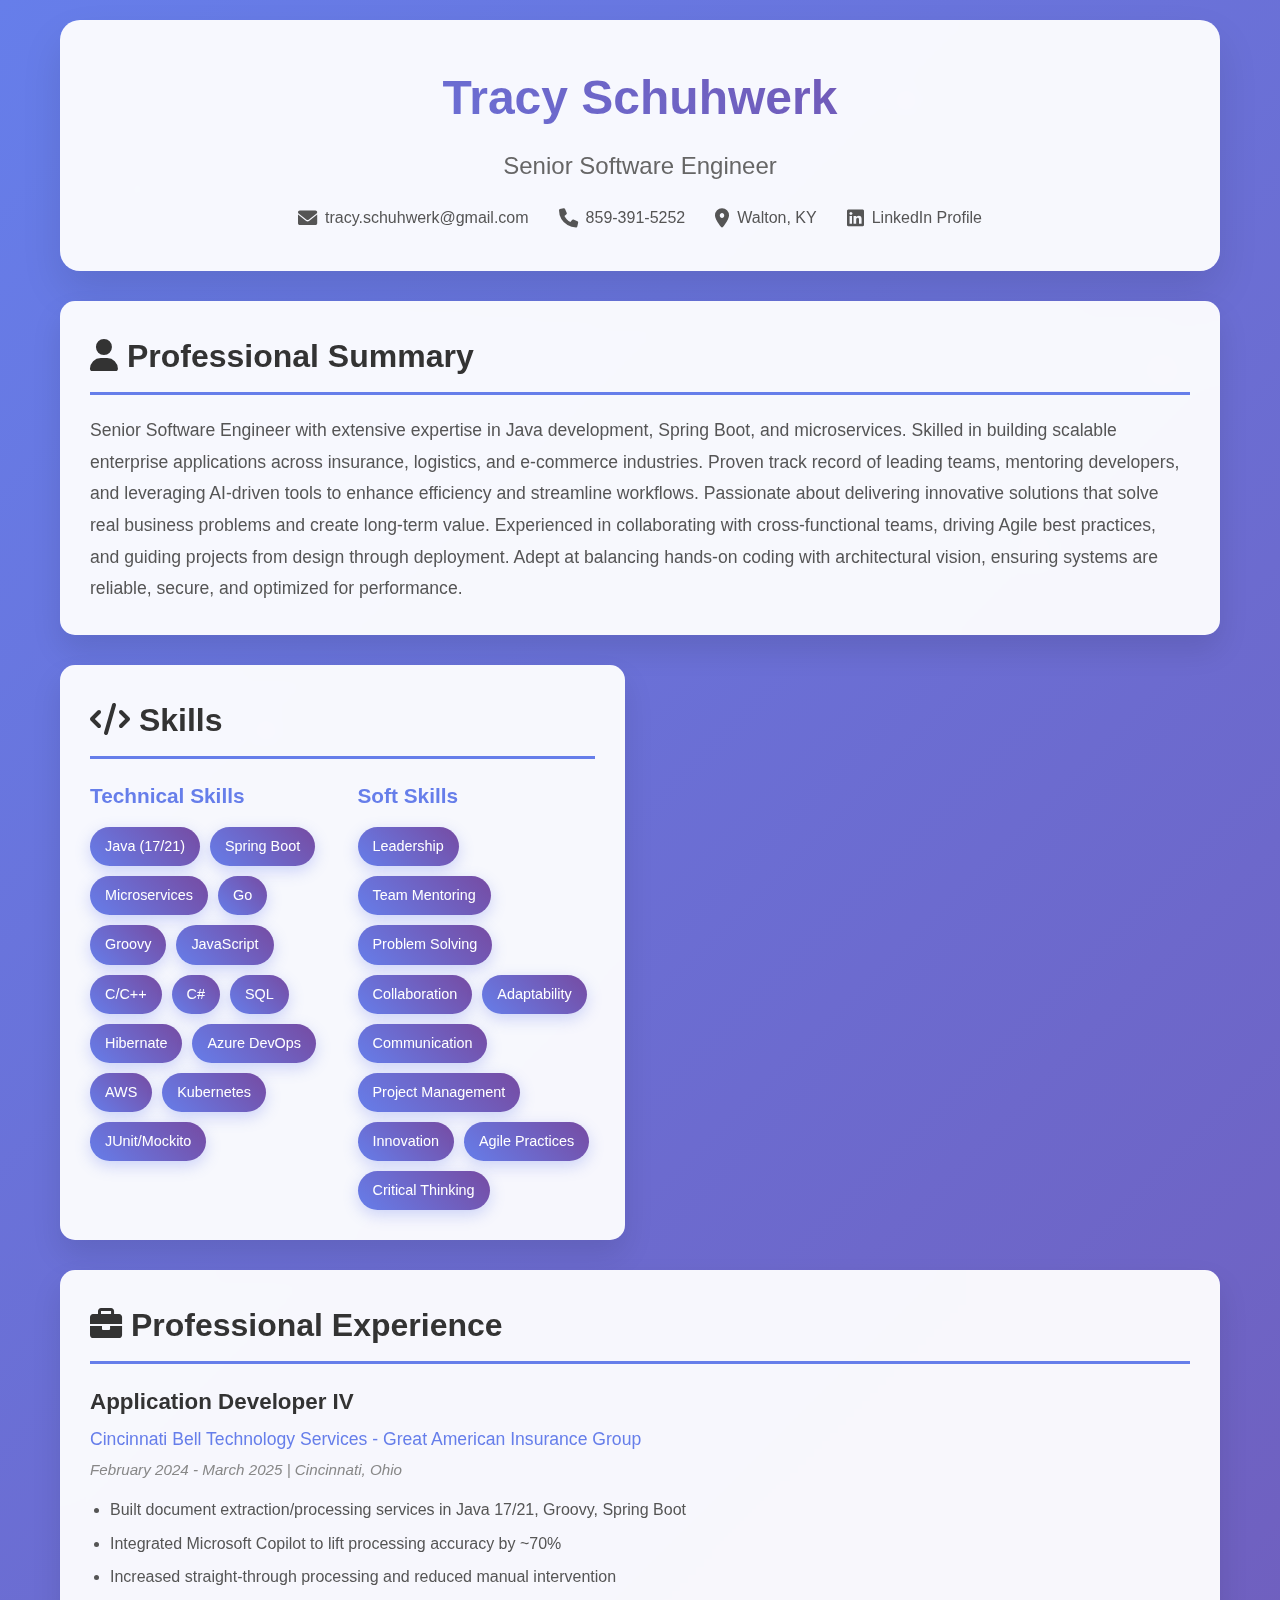
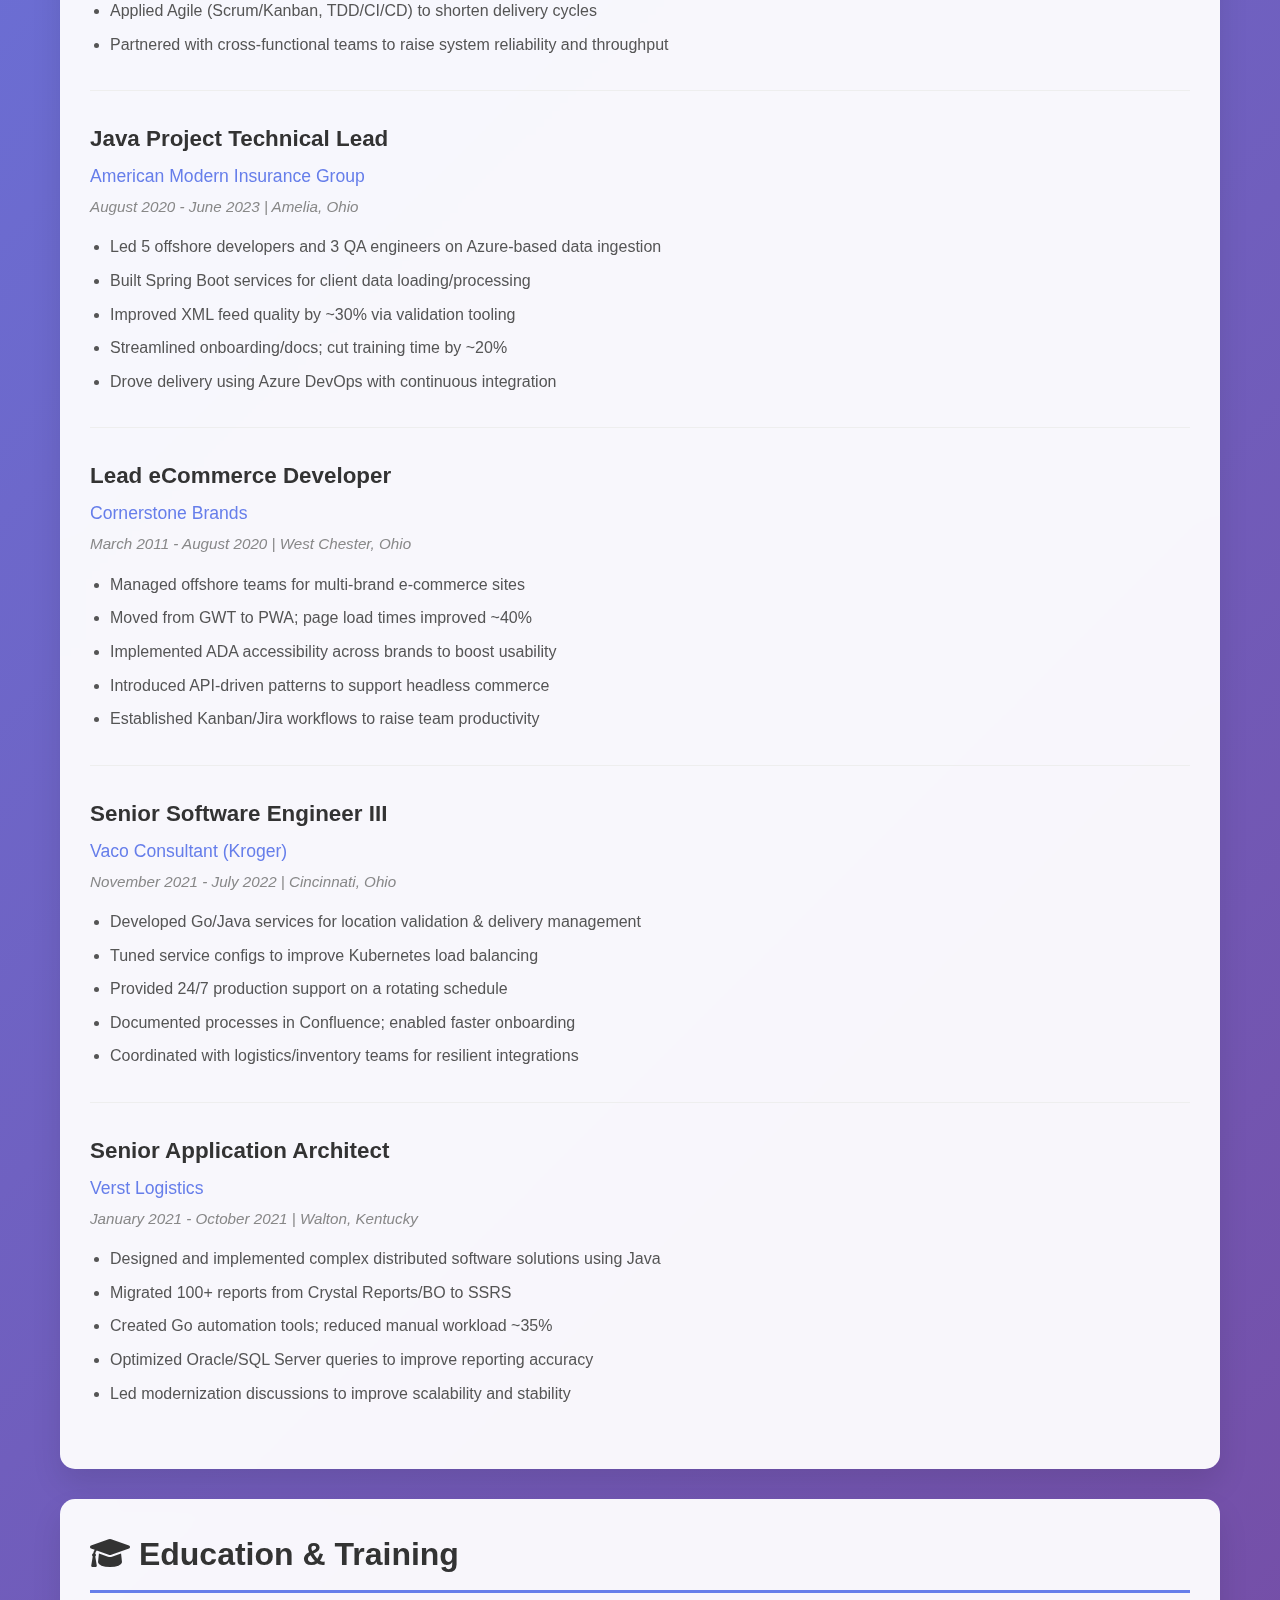
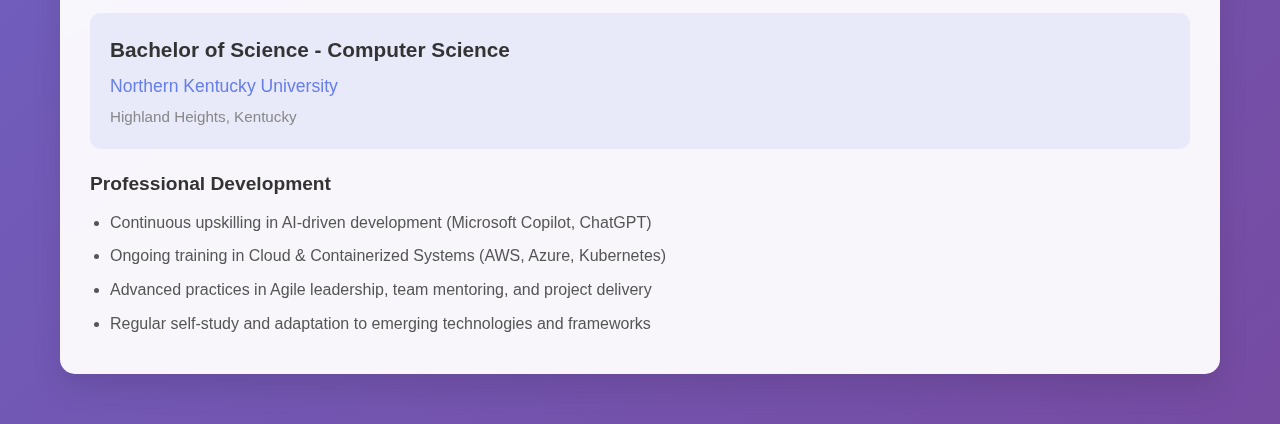
<file: index.html>
<!DOCTYPE html>
<html lang="en">
<head>
    <meta charset="UTF-8">
    <meta name="viewport" content="width=device-width, initial-scale=1.0">
    <title>Tracy Schuhwerk - Senior Software Engineer</title>
    <link href="https://cdnjs.cloudflare.com/ajax/libs/font-awesome/6.0.0/css/all.min.css" rel="stylesheet">
    <style>
        * {
            margin: 0;
            padding: 0;
            box-sizing: border-box;
        }

        body {
            font-family: 'Segoe UI', Tahoma, Geneva, Verdana, sans-serif;
            line-height: 1.6;
            color: #333;
            background: linear-gradient(135deg, #667eea 0%, #764ba2 100%);
            min-height: 100vh;
        }

        .container {
            max-width: 1200px;
            margin: 0 auto;
            padding: 20px;
        }

        .header {
            background: rgba(255, 255, 255, 0.95);
            backdrop-filter: blur(10px);
            border-radius: 20px;
            padding: 40px;
            margin-bottom: 30px;
            box-shadow: 0 20px 40px rgba(0, 0, 0, 0.1);
            text-align: center;
        }

        .header h1 {
            font-size: 3rem;
            font-weight: 700;
            margin-bottom: 10px;
            background: linear-gradient(45deg, #667eea, #764ba2);
            -webkit-background-clip: text;
            -webkit-text-fill-color: transparent;
            background-clip: text;
        }

        .header .title {
            font-size: 1.5rem;
            color: #666;
            margin-bottom: 20px;
            font-weight: 300;
        }

        .contact-info {
            display: flex;
            justify-content: center;
            flex-wrap: wrap;
            gap: 30px;
            margin-top: 20px;
        }

        .contact-item {
            display: flex;
            align-items: center;
            gap: 8px;
            color: #555;
            text-decoration: none;
            transition: color 0.3s ease;
        }

        .contact-item:hover {
            color: #667eea;
        }

        .contact-item i {
            font-size: 1.2rem;
        }

        .main-content {
            display: grid;
            grid-template-columns: 1fr 1fr;
            gap: 30px;
            margin-bottom: 30px;
        }

        .section {
            background: rgba(255, 255, 255, 0.95);
            backdrop-filter: blur(10px);
            border-radius: 15px;
            padding: 30px;
            box-shadow: 0 15px 30px rgba(0, 0, 0, 0.1);
        }

        .full-width {
            grid-column: 1 / -1;
        }

        .section h2 {
            font-size: 2rem;
            margin-bottom: 20px;
            color: #333;
            border-bottom: 3px solid #667eea;
            padding-bottom: 10px;
        }

        .summary p {
            font-size: 1.1rem;
            line-height: 1.8;
            color: #555;
        }

        .skills-grid {
            display: grid;
            grid-template-columns: 1fr 1fr;
            gap: 30px;
        }

        .skill-category h3 {
            font-size: 1.3rem;
            margin-bottom: 15px;
            color: #667eea;
        }

        .skill-list {
            display: flex;
            flex-wrap: wrap;
            gap: 10px;
        }

        .skill-tag {
            background: linear-gradient(45deg, #667eea, #764ba2);
            color: white;
            padding: 8px 15px;
            border-radius: 25px;
            font-size: 0.9rem;
            font-weight: 500;
            box-shadow: 0 5px 15px rgba(102, 126, 234, 0.3);
            transition: transform 0.3s ease;
        }

        .skill-tag:hover {
            transform: translateY(-3px);
        }

        .experience-item {
            margin-bottom: 30px;
            padding-bottom: 25px;
            border-bottom: 1px solid #eee;
        }

        .experience-item:last-child {
            border-bottom: none;
            margin-bottom: 0;
        }

        .job-header {
            margin-bottom: 15px;
        }

        .job-title {
            font-size: 1.4rem;
            font-weight: 600;
            color: #333;
            margin-bottom: 5px;
        }

        .company {
            font-size: 1.1rem;
            color: #667eea;
            font-weight: 500;
            margin-bottom: 5px;
        }

        .date-location {
            color: #888;
            font-size: 0.95rem;
            font-style: italic;
        }

        .job-description ul {
            margin-left: 20px;
            margin-top: 10px;
        }

        .job-description li {
            margin-bottom: 8px;
            color: #555;
        }

        .education-item {
            background: rgba(102, 126, 234, 0.1);
            padding: 20px;
            border-radius: 10px;
            margin-bottom: 20px;
        }

        .degree {
            font-size: 1.3rem;
            font-weight: 600;
            color: #333;
            margin-bottom: 5px;
        }

        .university {
            font-size: 1.1rem;
            color: #667eea;
            margin-bottom: 5px;
        }

        .education-date {
            color: #888;
            font-size: 0.95rem;
        }

        .professional-dev {
            margin-top: 20px;
        }

        .professional-dev h4 {
            color: #333;
            margin-bottom: 10px;
            font-size: 1.2rem;
        }

        .professional-dev ul {
            margin-left: 20px;
        }

        .professional-dev li {
            margin-bottom: 8px;
            color: #555;
        }

        @media (max-width: 768px) {
            .header h1 {
                font-size: 2.5rem;
            }

            .main-content {
                grid-template-columns: 1fr;
            }

            .skills-grid {
                grid-template-columns: 1fr;
            }

            .contact-info {
                flex-direction: column;
                align-items: center;
                gap: 15px;
            }

            .header {
                padding: 30px 20px;
            }

            .section {
                padding: 20px;
            }
        }

        .floating-elements {
            position: fixed;
            top: 0;
            left: 0;
            width: 100%;
            height: 100%;
            pointer-events: none;
            z-index: -1;
        }

        .floating-element {
            position: absolute;
            width: 20px;
            height: 20px;
            background: rgba(255, 255, 255, 0.1);
            border-radius: 50%;
            animation: float 6s ease-in-out infinite;
        }

        @keyframes float {
            0%, 100% { transform: translateY(0px); }
            50% { transform: translateY(-20px); }
        }

        .floating-element:nth-child(1) { top: 20%; left: 10%; animation-delay: 0s; }
        .floating-element:nth-child(2) { top: 60%; left: 80%; animation-delay: 2s; }
        .floating-element:nth-child(3) { top: 80%; left: 20%; animation-delay: 4s; }
        .floating-element:nth-child(4) { top: 40%; left: 90%; animation-delay: 1s; }
        .floating-element:nth-child(5) { top: 10%; left: 70%; animation-delay: 3s; }
    </style>
</head>
<body>
    <div class="floating-elements">
        <div class="floating-element"></div>
        <div class="floating-element"></div>
        <div class="floating-element"></div>
        <div class="floating-element"></div>
        <div class="floating-element"></div>
    </div>

    <div class="container">
        <header class="header">
            <h1>Tracy Schuhwerk</h1>
            <p class="title">Senior Software Engineer</p>
            <div class="contact-info">
                <a href="mailto:tracy.schuhwerk@gmail.com" class="contact-item">
                    <i class="fas fa-envelope"></i>
                    tracy.schuhwerk@gmail.com
                </a>
                <a href="tel:859-391-5252" class="contact-item">
                    <i class="fas fa-phone"></i>
                    859-391-5252
                </a>
                <span class="contact-item">
                    <i class="fas fa-map-marker-alt"></i>
                    Walton, KY
                </span>
                <a href="https://linkedin.com/in/tracy-schuhwerk/" target="_blank" class="contact-item">
                    <i class="fab fa-linkedin"></i>
                    LinkedIn Profile
                </a>
            </div>
        </header>

        <div class="main-content">
            <section class="section full-width summary">
                <h2><i class="fas fa-user"></i> Professional Summary</h2>
                <p>Senior Software Engineer with extensive expertise in Java development, Spring Boot, and microservices. Skilled in building scalable enterprise applications across insurance, logistics, and e-commerce industries. Proven track record of leading teams, mentoring developers, and leveraging AI-driven tools to enhance efficiency and streamline workflows. Passionate about delivering innovative solutions that solve real business problems and create long-term value. Experienced in collaborating with cross-functional teams, driving Agile best practices, and guiding projects from design through deployment. Adept at balancing hands-on coding with architectural vision, ensuring systems are reliable, secure, and optimized for performance.</p>
            </section>

            <section class="section">
                <h2><i class="fas fa-code"></i> Skills</h2>
                <div class="skills-grid">
                    <div class="skill-category">
                        <h3>Technical Skills</h3>
                        <div class="skill-list">
                            <span class="skill-tag">Java (17/21)</span>
                            <span class="skill-tag">Spring Boot</span>
                            <span class="skill-tag">Microservices</span>
                            <span class="skill-tag">Go</span>
                            <span class="skill-tag">Groovy</span>
                            <span class="skill-tag">JavaScript</span>
                            <span class="skill-tag">C/C++</span>
                            <span class="skill-tag">C#</span>
                            <span class="skill-tag">SQL</span>
                            <span class="skill-tag">Hibernate</span>
                            <span class="skill-tag">Azure DevOps</span>
                            <span class="skill-tag">AWS</span>
                            <span class="skill-tag">Kubernetes</span>
                            <span class="skill-tag">JUnit/Mockito</span>
                        </div>
                    </div>
                    <div class="skill-category">
                        <h3>Soft Skills</h3>
                        <div class="skill-list">
                            <span class="skill-tag">Leadership</span>
                            <span class="skill-tag">Team Mentoring</span>
                            <span class="skill-tag">Problem Solving</span>
                            <span class="skill-tag">Collaboration</span>
                            <span class="skill-tag">Adaptability</span>
                            <span class="skill-tag">Communication</span>
                            <span class="skill-tag">Project Management</span>
                            <span class="skill-tag">Innovation</span>
                            <span class="skill-tag">Agile Practices</span>
                            <span class="skill-tag">Critical Thinking</span>
                        </div>
                    </div>
                </div>
            </section>

            <section class="section full-width">
                <h2><i class="fas fa-briefcase"></i> Professional Experience</h2>
                
                <div class="experience-item">
                    <div class="job-header">
                        <div class="job-title">Application Developer IV</div>
                        <div class="company">Cincinnati Bell Technology Services - Great American Insurance Group</div>
                        <div class="date-location">February 2024 - March 2025 | Cincinnati, Ohio</div>
                    </div>
                    <div class="job-description">
                        <ul>
                            <li>Built document extraction/processing services in Java 17/21, Groovy, Spring Boot</li>
                            <li>Integrated Microsoft Copilot to lift processing accuracy by ~70%</li>
                            <li>Increased straight-through processing and reduced manual intervention</li>
                            <li>Applied Agile (Scrum/Kanban, TDD/CI/CD) to shorten delivery cycles</li>
                            <li>Partnered with cross-functional teams to raise system reliability and throughput</li>
                        </ul>
                    </div>
                </div>

                <div class="experience-item">
                    <div class="job-header">
                        <div class="job-title">Java Project Technical Lead</div>
                        <div class="company">American Modern Insurance Group</div>
                        <div class="date-location">August 2020 - June 2023 | Amelia, Ohio</div>
                    </div>
                    <div class="job-description">
                        <ul>
                            <li>Led 5 offshore developers and 3 QA engineers on Azure-based data ingestion</li>
                            <li>Built Spring Boot services for client data loading/processing</li>
                            <li>Improved XML feed quality by ~30% via validation tooling</li>
                            <li>Streamlined onboarding/docs; cut training time by ~20%</li>
                            <li>Drove delivery using Azure DevOps with continuous integration</li>
                        </ul>
                    </div>
                </div>

                <div class="experience-item">
                    <div class="job-header">
                        <div class="job-title">Lead eCommerce Developer</div>
                        <div class="company">Cornerstone Brands</div>
                        <div class="date-location">March 2011 - August 2020 | West Chester, Ohio</div>
                    </div>
                    <div class="job-description">
                        <ul>
                            <li>Managed offshore teams for multi-brand e-commerce sites</li>
                            <li>Moved from GWT to PWA; page load times improved ~40%</li>
                            <li>Implemented ADA accessibility across brands to boost usability</li>
                            <li>Introduced API-driven patterns to support headless commerce</li>
                            <li>Established Kanban/Jira workflows to raise team productivity</li>
                        </ul>
                    </div>
                </div>

                <div class="experience-item">
                    <div class="job-header">
                        <div class="job-title">Senior Software Engineer III</div>
                        <div class="company">Vaco Consultant (Kroger)</div>
                        <div class="date-location">November 2021 - July 2022 | Cincinnati, Ohio</div>
                    </div>
                    <div class="job-description">
                        <ul>
                            <li>Developed Go/Java services for location validation & delivery management</li>
                            <li>Tuned service configs to improve Kubernetes load balancing</li>
                            <li>Provided 24/7 production support on a rotating schedule</li>
                            <li>Documented processes in Confluence; enabled faster onboarding</li>
                            <li>Coordinated with logistics/inventory teams for resilient integrations</li>
                        </ul>
                    </div>
                </div>

                <div class="experience-item">
                    <div class="job-header">
                        <div class="job-title">Senior Application Architect</div>
                        <div class="company">Verst Logistics</div>
                        <div class="date-location">January 2021 - October 2021 | Walton, Kentucky</div>
                    </div>
                    <div class="job-description">
                        <ul>
                            <li>Designed and implemented complex distributed software solutions using Java</li>
                            <li>Migrated 100+ reports from Crystal Reports/BO to SSRS</li>
                            <li>Created Go automation tools; reduced manual workload ~35%</li>
                            <li>Optimized Oracle/SQL Server queries to improve reporting accuracy</li>
                            <li>Led modernization discussions to improve scalability and stability</li>
                        </ul>
                    </div>
                </div>
            </section>

            <section class="section full-width">
                <h2><i class="fas fa-graduation-cap"></i> Education & Training</h2>
                
                <div class="education-item">
                    <div class="degree">Bachelor of Science - Computer Science</div>
                    <div class="university">Northern Kentucky University</div>
                    <div class="education-date">Highland Heights, Kentucky</div>
                </div>

                <div class="professional-dev">
                    <h4>Professional Development</h4>
                    <ul>
                        <li>Continuous upskilling in AI-driven development (Microsoft Copilot, ChatGPT)</li>
                        <li>Ongoing training in Cloud & Containerized Systems (AWS, Azure, Kubernetes)</li>
                        <li>Advanced practices in Agile leadership, team mentoring, and project delivery</li>
                        <li>Regular self-study and adaptation to emerging technologies and frameworks</li>
                    </ul>
                </div>
            </section>
        </div>
    </div>
</body>
</html>
</file>
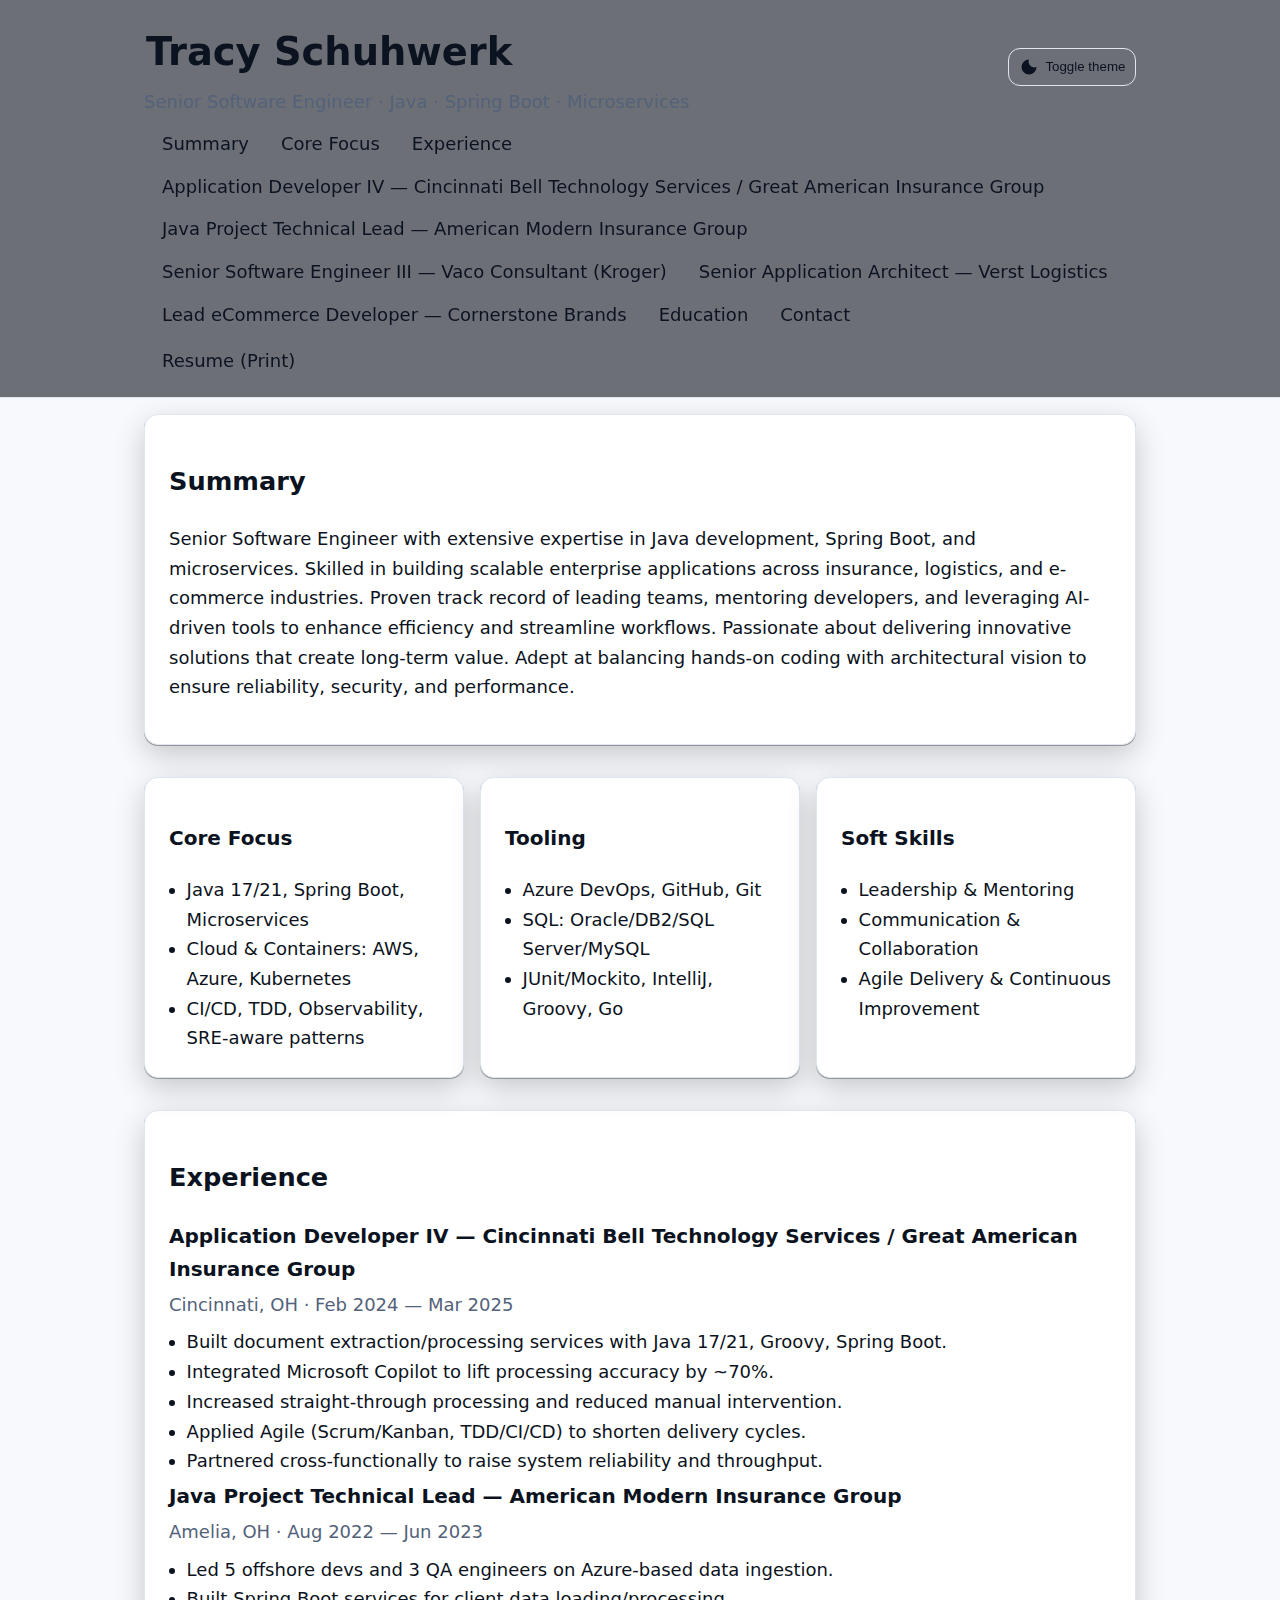
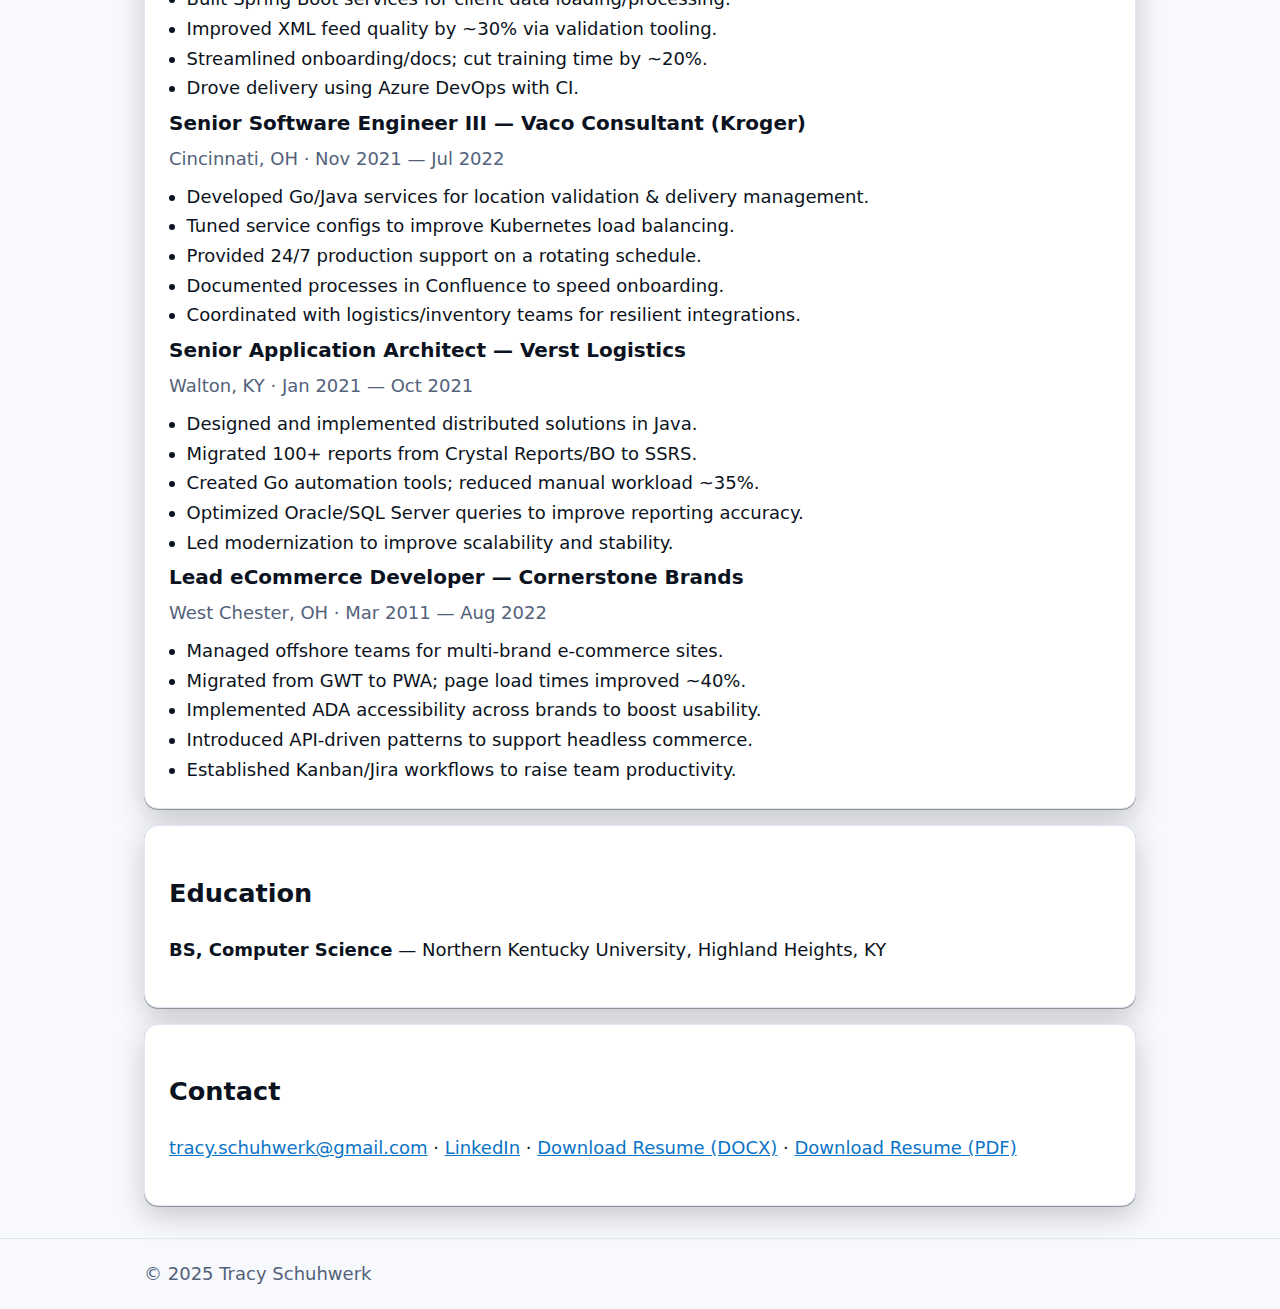
<file: archive/index.html>
<!doctype html>
<html lang="en">
<head>
  <meta charset="utf-8">
  <meta name="viewport" content="width=device-width, initial-scale=1">
  <title>Tracy Schuhwerk — Senior Software Engineer</title>
  <meta name="description" content="Senior Software Engineer with deep experience in Java, Spring Boot, and microservices.">
  <link rel="icon" href="assets/favicon.svg" type="image/svg+xml">

  <!-- Open Graph / Twitter -->
  <meta property="og:title" content="Tracy Schuhwerk — Senior Software Engineer">
  <meta property="og:description" content="Java · Spring Boot · Microservices · Cloud · Kubernetes">
  <meta property="og:type" content="website">
  <meta property="og:url" content="https://schuhwerk.github.io/">
  <meta property="og:image" content="assets/og-image.png">
  <meta name="twitter:card" content="summary_large_image">
  <meta name="twitter:title" content="Tracy Schuhwerk — Senior Software Engineer">
  <meta name="twitter:description" content="Java · Spring Boot · Microservices · Cloud · Kubernetes">
  <meta name="twitter:image" content="assets/og-image.png">

  <link rel="stylesheet" href="styles.css">
  <script type="application/ld+json">
  {
    "@context": "https://schema.org",
    "@type": "Person",
    "name": "Tracy Schuhwerk",
    "jobTitle": "Senior Software Engineer",
    "email": "mailto:tracy.schuhwerk@gmail.com",
    "sameAs": ["https://www.linkedin.com/in/tracy-schuhwerk/"],
    "url": "https://tschuhwerk.github.io"
  }
  </script>
</head>
<body>
  <div id="top"></div>
  <a class="skip-link" href="#main">Skip to content</a>
  <header class="site-header" role="banner">
    <div class="container header-inner">
      <div>
        <h1 class="site-title"><a href="#top" class="name-link">Tracy Schuhwerk</a></h1>
        <p class="tagline">Senior Software Engineer · Java · Spring Boot · Microservices</p>
      </div>
      
      <button class="theme-toggle" role="switch" aria-checked="false" aria-label="Toggle dark mode">
        <svg class="icon" width="20" height="20" viewBox="0 0 24 24" aria-hidden="true">
          <path d="M12 3a9 9 0 1 0 9 9 7 7 0 0 1-9-9z" fill="currentColor"/>
        </svg>
        <span class="sr-only">Toggle theme</span>
      </button>
      <nav id="primary-nav" class="site-nav" aria-label="Primary">
        <a href="#highlights">Skills</a>
        <a href="#experience">Experience</a>
        <a href="#education">Education</a>
        <a href="#contact">Contact</a>
        <a href="resume.html">Resume (Print)</a>
      </nav>
    </div>
  </header>

  <main id="main" class="container">
    <section id="summary" class="card">
      <h2>Summary</h2>
      <p>
        Senior Software Engineer with extensive expertise in Java development, Spring Boot, and microservices.
        Skilled in building scalable enterprise applications across insurance, logistics, and e-commerce industries.
        Proven track record of leading teams, mentoring developers, and leveraging AI-driven tools to enhance efficiency
        and streamline workflows. Passionate about delivering innovative solutions that create long-term value. Adept at
        balancing hands-on coding with architectural vision to ensure reliability, security, and performance.
      </p>
    </section>

    <section id="highlights" class="highlights grid">
      <div class="card">
        <h3>Core Focus</h3>
        <ul>
          <li>Java 17/21, Spring Boot, Microservices</li>
          <li>Cloud & Containers: AWS, Azure, Kubernetes</li>
          <li>CI/CD, TDD, Observability, SRE-aware patterns</li>
        </ul>
      </div>
      <div class="card">
        <h3>Tooling</h3>
        <ul>
          <li>Azure DevOps, GitHub, Git</li>
          <li>SQL: Oracle/DB2/SQL Server/MySQL</li>
          <li>JUnit/Mockito, IntelliJ, Groovy, Go</li>
        </ul>
      </div>
      <div class="card">
        <h3>Soft Skills</h3>
        <ul>
          <li>Leadership & Mentoring</li>
          <li>Communication & Collaboration</li>
          <li>Agile Delivery & Continuous Improvement</li>
        </ul>
      </div>
    </section>

    <section id="experience" class="card">
      <h2>Experience</h2>

      <article class="role">
        <h3>Application Developer IV — Cincinnati Bell Technology Services / Great American Insurance Group</h3>
        <p class="meta">Cincinnati, OH · Feb 2024 — Mar 2025</p>
        <ul>
          <li>Built document extraction/processing services with Java 17/21, Groovy, Spring Boot.</li>
          <li>Integrated Microsoft Copilot to lift processing accuracy by ~70%.</li>
          <li>Increased straight-through processing and reduced manual intervention.</li>
          <li>Applied Agile (Scrum/Kanban, TDD/CI/CD) to shorten delivery cycles.</li>
          <li>Partnered cross-functionally to raise system reliability and throughput.</li>
        </ul>
      </article>

      <article class="role">
        <h3>Java Project Technical Lead — American Modern Insurance Group</h3>
        <p class="meta">Amelia, OH · Aug 2022 — Jun 2023</p>
        <ul>
          <li>Led 5 offshore devs and 3 QA engineers on Azure-based data ingestion.</li>
          <li>Built Spring Boot services for client data loading/processing.</li>
          <li>Improved XML feed quality by ~30% via validation tooling.</li>
          <li>Streamlined onboarding/docs; cut training time by ~20%.</li>
          <li>Drove delivery using Azure DevOps with CI.</li>
        </ul>
      </article>

      <article class="role">
        <h3>Senior Software Engineer III — Vaco Consultant (Kroger)</h3>
        <p class="meta">Cincinnati, OH · Nov 2021 — Jul 2022</p>
        <ul>
          <li>Developed Go/Java services for location validation & delivery management.</li>
          <li>Tuned service configs to improve Kubernetes load balancing.</li>
          <li>Provided 24/7 production support on a rotating schedule.</li>
          <li>Documented processes in Confluence to speed onboarding.</li>
          <li>Coordinated with logistics/inventory teams for resilient integrations.</li>
        </ul>
      </article>

      <article class="role">
        <h3>Senior Application Architect — Verst Logistics</h3>
        <p class="meta">Walton, KY · Jan 2021 — Oct 2021</p>
        <ul>
          <li>Designed and implemented distributed solutions in Java.</li>
          <li>Migrated 100+ reports from Crystal Reports/BO to SSRS.</li>
          <li>Created Go automation tools; reduced manual workload ~35%.</li>
          <li>Optimized Oracle/SQL Server queries to improve reporting accuracy.</li>
          <li>Led modernization to improve scalability and stability.</li>
        </ul>
      </article>

      <article class="role">
        <h3>Lead eCommerce Developer — Cornerstone Brands</h3>
        <p class="meta">West Chester, OH · Mar 2011 — Aug 2022</p>
        <ul>
          <li>Managed offshore teams for multi-brand e-commerce sites.</li>
          <li>Migrated from GWT to PWA; page load times improved ~40%.</li>
          <li>Implemented ADA accessibility across brands to boost usability.</li>
          <li>Introduced API-driven patterns to support headless commerce.</li>
          <li>Established Kanban/Jira workflows to raise team productivity.</li>
        </ul>
      </article>
    </section>

    <section id="education" class="card">
      <h2>Education</h2>
      <p><strong>BS, Computer Science</strong> — Northern Kentucky University, Highland Heights, KY</p>
    </section>

    <section id="contact" class="card">
      <h2>Contact</h2>
      <p>
        <a href="mailto:tracy.schuhwerk@gmail.com">tracy.schuhwerk@gmail.com</a> ·
        <a href="https://linkedin.com/in/tracy-schuhwerk/" target="_blank" rel="noopener">LinkedIn</a> ·
        <a href="assets/Tracy-Schuhwerk-Resume-2025.docx">Download Resume (DOCX)</a> ·
        <a href="assets/TracyUpdatedResume2025.pdf">Download Resume (PDF)</a>
      </p>
    </section>
  </main>

  <footer class="site-footer">
    <div class="container">© 2025 Tracy Schuhwerk</div>
  </footer>

  <script src="script.js" defer></script>

  <button class="to-top" aria-label="Scroll to top" hidden>↑</button>
</body>
</html>
</file>
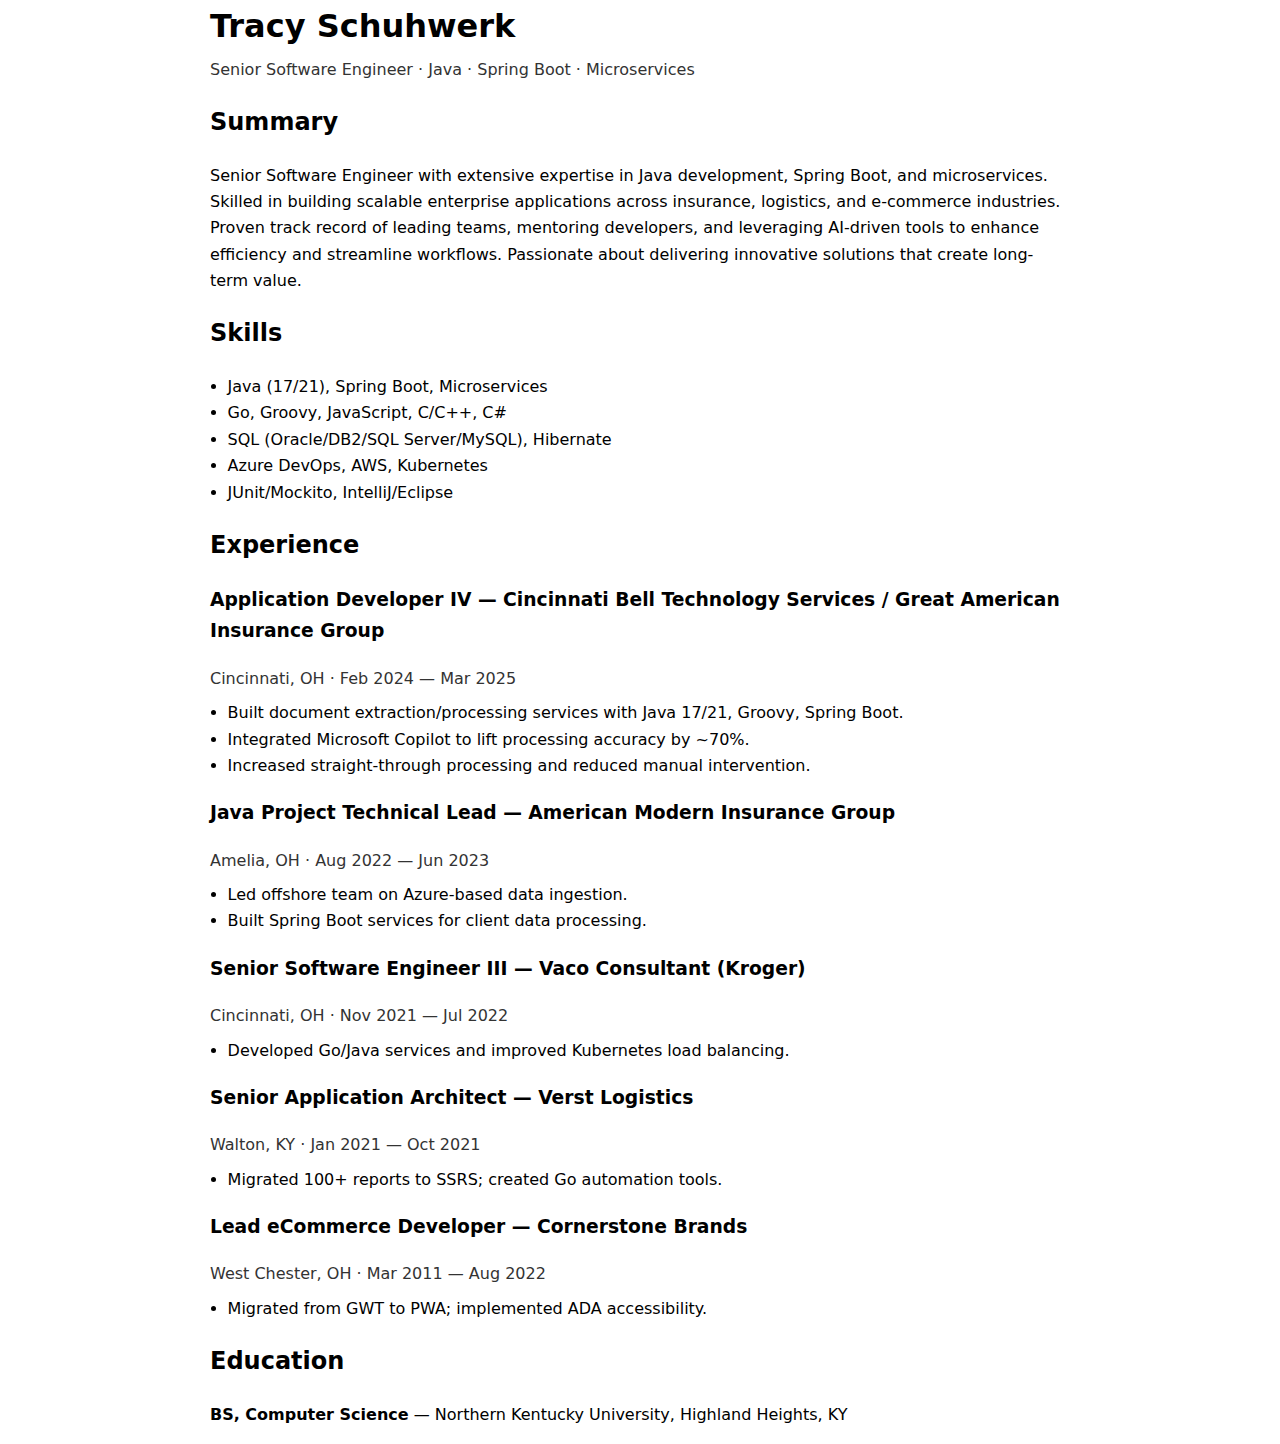
<file: resume.html>
<!doctype html>
<html lang="en">
<head>
  <meta charset="utf-8" />
  <meta name="viewport" content="width=device-width, initial-scale=1" />
  <title>Resume — Tracy Schuhwerk</title>
  <link rel="stylesheet" href="styles.css" />
  <style>
    /* Print-friendly overrides */
    body{ background:#fff; color:#000; }
    .site-header, .site-footer, .print-hide{ display:none !important; }
    main.container{ max-width: 900px; }
    .resume h1{ font-size: 2rem; margin: 0 0 .25rem; }
    .resume .meta{ color:#333; }
    .resume section{ margin: 1rem 0; }
    .resume ul{ margin:.25rem 0 0; }
    @media print{
      @page{ size: Letter; margin: 0.5in; }
      a{ color:#000; text-decoration: none; }
    }
  </style>
</head>
<body>
  <div class="print-hide" style="padding: .75rem 1rem; background: rgba(17,24,38,.15); border-bottom: 1px solid #2a3246;">
    <a href="index.html">&larr; Back to site</a>
    <a class="print-btn" style="margin-left:.75rem" href="#" onclick="window.print()">Print / Save as PDF</a>
    <a class="print-btn" style="margin-left:.5rem" href="assets/Tracy-Schuhwerk-Resume-2025.docx">Download DOCX</a>
  </div>

  <main class="container resume">
    <h1>Tracy Schuhwerk</h1>
    <div class="meta">Senior Software Engineer · Java · Spring Boot · Microservices</div>

    <section>
      <h2>Summary</h2>
      <p>Senior Software Engineer with extensive expertise in Java development, Spring Boot, and microservices.
      Skilled in building scalable enterprise applications across insurance, logistics, and e-commerce industries.
      Proven track record of leading teams, mentoring developers, and leveraging AI-driven tools to enhance efficiency
      and streamline workflows. Passionate about delivering innovative solutions that create long-term value.</p>
    </section>

    <section>
      <h2>Skills</h2>
      <ul>
        <li>Java (17/21), Spring Boot, Microservices</li>
        <li>Go, Groovy, JavaScript, C/C++, C#</li>
        <li>SQL (Oracle/DB2/SQL Server/MySQL), Hibernate</li>
        <li>Azure DevOps, AWS, Kubernetes</li>
        <li>JUnit/Mockito, IntelliJ/Eclipse</li>
      </ul>
    </section>

    <section>
      <h2>Experience</h2>
      <h3>Application Developer IV — Cincinnati Bell Technology Services / Great American Insurance Group</h3>
      <div class="meta">Cincinnati, OH · Feb 2024 — Mar 2025</div>
      <ul>
        <li>Built document extraction/processing services with Java 17/21, Groovy, Spring Boot.</li>
        <li>Integrated Microsoft Copilot to lift processing accuracy by ~70%.</li>
        <li>Increased straight-through processing and reduced manual intervention.</li>
      </ul>

      <h3>Java Project Technical Lead — American Modern Insurance Group</h3>
      <div class="meta">Amelia, OH · Aug 2022 — Jun 2023</div>
      <ul>
        <li>Led offshore team on Azure-based data ingestion.</li>
        <li>Built Spring Boot services for client data processing.</li>
      </ul>

      <h3>Senior Software Engineer III — Vaco Consultant (Kroger)</h3>
      <div class="meta">Cincinnati, OH · Nov 2021 — Jul 2022</div>
      <ul>
        <li>Developed Go/Java services and improved Kubernetes load balancing.</li>
      </ul>

      <h3>Senior Application Architect — Verst Logistics</h3>
      <div class="meta">Walton, KY · Jan 2021 — Oct 2021</div>
      <ul>
        <li>Migrated 100+ reports to SSRS; created Go automation tools.</li>
      </ul>

      <h3>Lead eCommerce Developer — Cornerstone Brands</h3>
      <div class="meta">West Chester, OH · Mar 2011 — Aug 2022</div>
      <ul>
        <li>Migrated from GWT to PWA; implemented ADA accessibility.</li>
      </ul>
    </section>

    <section>
      <h2>Education</h2>
      <p><strong>BS, Computer Science</strong> — Northern Kentucky University, Highland Heights, KY</p>
    </section>
  </main>

  <button class="to-top" aria-label="Scroll to top" hidden>↑</button>
</body>
</html>
</file>
<file: archive/styles.css>
/* Clean, accessible, responsive styles (dark) */
:root{
  --bg: #0c0f14;
  --panel: #131723;
  --text:  #eef1f7;     /* slightly brighter */
  --muted: #c2c8d6;     /* ensure 4.5:1 against panel/bg */
  --border: #242a38;
  --link:  #a7e2ff;     /* brighter link for 4.5:1 vs panel */
  --brand: #8bd0ff;
   
  
  
}
*{box-sizing:border-box}
html,body{margin:0;padding:0}
body{
  font:16px/1.65 ui-sans-serif, system-ui, -apple-system, Segoe UI, Roboto, Helvetica, Arial, Apple Color Emoji, Segoe UI Emoji;
  color:var(--text);
  background:linear-gradient(180deg,#0b0e14 0%,#0c111b 60%,#0b1020 100%);
}
.container{max-width:1000px;margin:0 auto;padding:0 1.25rem}
.skip-link{
  position:absolute;left:-999px;top:auto;width:1px;height:1px;overflow:hidden;
}
.skip-link:focus{position:static;width:auto;height:auto;background:#000;color:#fff;padding:.5rem}
.site-header{
  position:sticky;top:0;z-index:5;
  background:rgba(15,18,28,.6);backdrop-filter:blur(8px);
  border-bottom:1px solid var(--border);
}
.header-inner{display:flex;justify-content:space-between;align-items:center;padding:1rem 0}
.site-title{margin:.25rem 0;font-size:1.625rem}
.tagline{margin:0;color:var(--muted)}
.site-nav a{
  color:var(--text);text-decoration:none;margin-left:1rem;border-bottom:1px solid transparent
}
.site-nav a:hover{border-bottom-color:var(--link)}
.card{
  background:var(--panel);border:1px solid var(--border);
  border-radius:14px;padding:1.25rem;margin:1rem 0;
  box-shadow:0 1px 0 rgba(0,0,0,.3),0 10px 30px rgba(0,0,0,.2);
}
.grid{display:grid;grid-template-columns:1fr;gap:1rem}
@media(min-width:820px){.grid{grid-template-columns:repeat(3,1fr)}}
.role h3{margin:.25rem 0}
.meta{color:var(--muted);margin:.25rem 0 .5rem}
.name-link {
  color: inherit;          /* Use the same text color as the heading */
  text-decoration: none;   /* Remove underline */
  cursor: pointer;         /* Show pointer cursor on hover */
}
.name-link:hover { text-decoration: underline; } /* optional: subtle affordance */
.name-link:focus {
  text-decoration: none;   /* Keep it clean even on hover/focus */
  color: inherit;          /* Prevent color change */
}
ul{padding-left:1.1rem;margin:.25rem 0 0}
a{color:var(--link)}
a: hover{opacity:.9}
.site-footer{border-top:1px solid var(--border);padding:1.25rem 0;color:var(--muted);margin-top:2rem}
html {
  scroll-behavior: smooth;
}
@media (prefers-reduced-motion: reduce) {
  html { scroll-behavior: auto; }
}

:focus-visible {
  outline: 3px solid #8bd0ff;
  outline-offset: 2px;
  border-radius: 6px;
}

.site-nav a, .name-link { padding: .25rem .125rem; }


/* Responsive: fluid type & layout */
body { font-size: clamp(15px, 1.2vw + 12px, 18px); }
.site-title { font-size: clamp(1.5rem, 2.2vw + 1rem, 2.4rem); }
h2 { font-size: clamp(1.15rem, 1.2vw + 0.9rem, 1.6rem); }
h3 { font-size: clamp(1rem, 1vw + 0.85rem, 1.25rem); }

/* Header/nav flex adjustments */
.header-inner { flex-wrap: wrap; gap: .5rem 1rem; }
.site-nav { display: flex; flex-wrap: wrap; gap: .25rem .75rem; }

/* Responsive container & cards */
.container { padding-left: 1rem; padding-right: 1rem; max-width: min(1024px, 92vw); }
.card { padding: clamp(1rem, 1.2vw + .75rem, 1.5rem); }

/* Images & media scale down */
img, svg, video { max-width: 100%; height: auto; }

/* Grids stack on small screens, expand on larger ones */
.grid { display: grid; grid-template-columns: 1fr; gap: 1rem; }
@media (min-width: 700px) {
  .grid { grid-template-columns: repeat(2, 1fr); }
}
@media (min-width: 980px) {
  .grid { grid-template-columns: repeat(3, 1fr); }
}


/* Mobile nav toggle */
.menu-toggle{
  display:none;
  background:transparent;
  border:1px solid var(--border);
  border-radius:.75rem;
  padding:.5rem;
  color:var(--text);
}
.menu-toggle:focus-visible{ outline:3px solid #8bd0ff; outline-offset:2px; }
.menu-toggle .icon{ display:block }

/* Collapse nav on small screens */
@media (max-width: 760px){
  .menu-toggle{ display:inline-flex; align-items:center; justify-content:center; }
  .site-nav{ 
    width:100%; 
    display:none; 
    flex-direction:column; 
    gap:.5rem; 
    margin-top:.5rem;
    border-top:1px solid var(--border);
    padding-top:.5rem;
  }
  .site-nav.is-open{ display:flex; }
  .header-inner{ align-items:flex-start; }
}


/* Container queries: make cards/grids adapt to their container width */
.card{ container-type: inline-size; }
@container (min-width: 540px){
  .grid{ grid-template-columns: repeat(2, minmax(0,1fr)); }
}
@container (min-width: 860px){
  .grid{ grid-template-columns: repeat(3, minmax(0,1fr)); }
}


/* Print button on resume page */
.print-btn{
  display:inline-block;
  background:#111826;
  color:#eaf3ff;
  border:1px solid #2a3246;
  padding:.6rem .8rem;
  border-radius:.6rem;
  text-decoration:none;
}
.print-btn:focus-visible{ outline:3px solid #8bd0ff; outline-offset:2px; }


/* THEME SWITCH */
:root{
  color-scheme: light dark;
}
@media (prefers-color-scheme: dark){
  :root{
    --bg: #0c0f14;
    --panel: #131723;
    --text: #e8eaf0;
    --muted: #a6abbb;
    --border: #242a38;
    --link: #7ad9ff;
    --brand: #8bd0ff;
  }
}
@media (prefers-color-scheme: light){
  :root{
    --bg: #f7f9fc;
    --panel: #ffffff;
    --text: #0b1220;
    --muted: #53627a;
    --border: #dfe6f1;
    --link: #0b74c7;
    --brand: #0ea5e9;
  }
}
/* Explicit override via [data-theme] */
:root[data-theme="dark"]{
  --bg: #0c0f14;
  --panel: #131723;
  --text: #e8eaf0;
  --muted: #a6abbb;
  --border: #242a38;
  --link: #7ad9ff;
  --brand: #8bd0ff;
}
:root[data-theme="light"]{
  --bg: #f7f9fc;
  --panel: #ffffff;
  --text: #0b1220;
  --muted: #53627a;
  --border: #dfe6f1;
  --link: #0b74c7;
  --brand: #0ea5e9;
}

/* Use variables for page background if not already */
body{
  background: var(--bg);
  color: var(--text);
}

/* Theme toggle button */
.theme-toggle{
  background:transparent;
  border:1px solid var(--border);
  border-radius:.75rem;
  padding:.5rem .6rem;
  color:var(--text);
  display:inline-flex; align-items:center; gap:.4rem;
}
.theme-toggle:focus-visible{ outline:3px solid #8bd0ff; outline-offset:2px; }
.theme-toggle .icon{ display:block }

/* Sticky back-to-top button */
.to-top{
  position: fixed;
  right: 1rem; bottom: 1rem;
  padding: .65rem .8rem;
  border-radius: .75rem;
  background: var(--panel);
  color: var(--text);
  border: 1px solid var(--border);
  box-shadow: 0 10px 30px rgba(0,0,0,.25);
  cursor: pointer;
}
.to-top[hidden]{ display:none; }
.to-top:focus-visible{ outline:3px solid #8bd0ff; outline-offset:2px; }


/* Scroll-spy active link styling */
.site-nav a[aria-current="page"],
.site-nav a.is-active{
  border-bottom: 2px solid var(--brand);
  color: var(--text);
}


/* Nav click animation */
.site-nav a{ position: relative; }
.site-nav a.click-anim::after{
  content: "";
  position: absolute;
  left: 0; bottom: -2px;
  height: 2px; width: 100%;
  background: var(--brand);
  transform-origin: left;
  animation: nav-underline 480ms ease;
}
@keyframes nav-underline{
  0%{ transform: scaleX(0); opacity: .8; }
  60%{ transform: scaleX(1); opacity: 1; }
  100%{ transform: scaleX(0); opacity: 0; }
}
@media (prefers-reduced-motion: reduce){
  .site-nav a.click-anim::after{ animation: none; display: none; }
}


/* Nav separator for auto-build (invisible, used to break line) */
#primary-nav > span[aria-hidden="true"]{ display:block; width:0; height:0; }
</file>
<file: styles.css>
/* Clean, accessible, responsive styles (dark) */
:root{
  --bg: #0c0f14;
  --panel: #131723;
  --text:  #eef1f7;     /* slightly brighter */
  --muted: #c2c8d6;     /* ensure 4.5:1 against panel/bg */
  --border: #242a38;
  --link:  #a7e2ff;     /* brighter link for 4.5:1 vs panel */
  --brand: #8bd0ff;
   
  
  
}
*{box-sizing:border-box}
html,body{margin:0;padding:0}
body{
  font:16px/1.65 ui-sans-serif, system-ui, -apple-system, Segoe UI, Roboto, Helvetica, Arial, Apple Color Emoji, Segoe UI Emoji;
  color:var(--text);
  background:linear-gradient(180deg,#0b0e14 0%,#0c111b 60%,#0b1020 100%);
}
.container{max-width:1000px;margin:0 auto;padding:0 1.25rem}
.skip-link{
  position:absolute;left:-999px;top:auto;width:1px;height:1px;overflow:hidden;
}
.skip-link:focus{position:static;width:auto;height:auto;background:#000;color:#fff;padding:.5rem}
.site-header{
  position:sticky;top:0;z-index:5;
  background:rgba(15,18,28,.6);backdrop-filter:blur(8px);
  border-bottom:1px solid var(--border);
}
.header-inner{display:flex;justify-content:space-between;align-items:center;padding:1rem 0}
.site-title{margin:.25rem 0;font-size:1.625rem}
.tagline{margin:0;color:var(--muted)}
.site-nav a{
  color:var(--text);text-decoration:none;margin-left:1rem;border-bottom:1px solid transparent
}
.site-nav a:hover{border-bottom-color:var(--link)}
.card{
  background:var(--panel);border:1px solid var(--border);
  border-radius:14px;padding:1.25rem;margin:1rem 0;
  box-shadow:0 1px 0 rgba(0,0,0,.3),0 10px 30px rgba(0,0,0,.2);
}
.grid{display:grid;grid-template-columns:1fr;gap:1rem}
@media(min-width:820px){.grid{grid-template-columns:repeat(3,1fr)}}
.role h3{margin:.25rem 0}
.meta{color:var(--muted);margin:.25rem 0 .5rem}
.name-link {
  color: inherit;          /* Use the same text color as the heading */
  text-decoration: none;   /* Remove underline */
  cursor: pointer;         /* Show pointer cursor on hover */
}
.name-link: hover,
.name-link:focus {
  text-decoration: none;   /* Keep it clean even on hover/focus */
  color: inherit;          /* Prevent color change */
}
ul{padding-left:1.1rem;margin:.25rem 0 0}
a{color:var(--link)}
a: hover{opacity:.9}
.site-footer{border-top:1px solid var(--border);padding:1.25rem 0;color:var(--muted);margin-top:2rem}
html {
  scroll-behavior: smooth;
}
</file>
